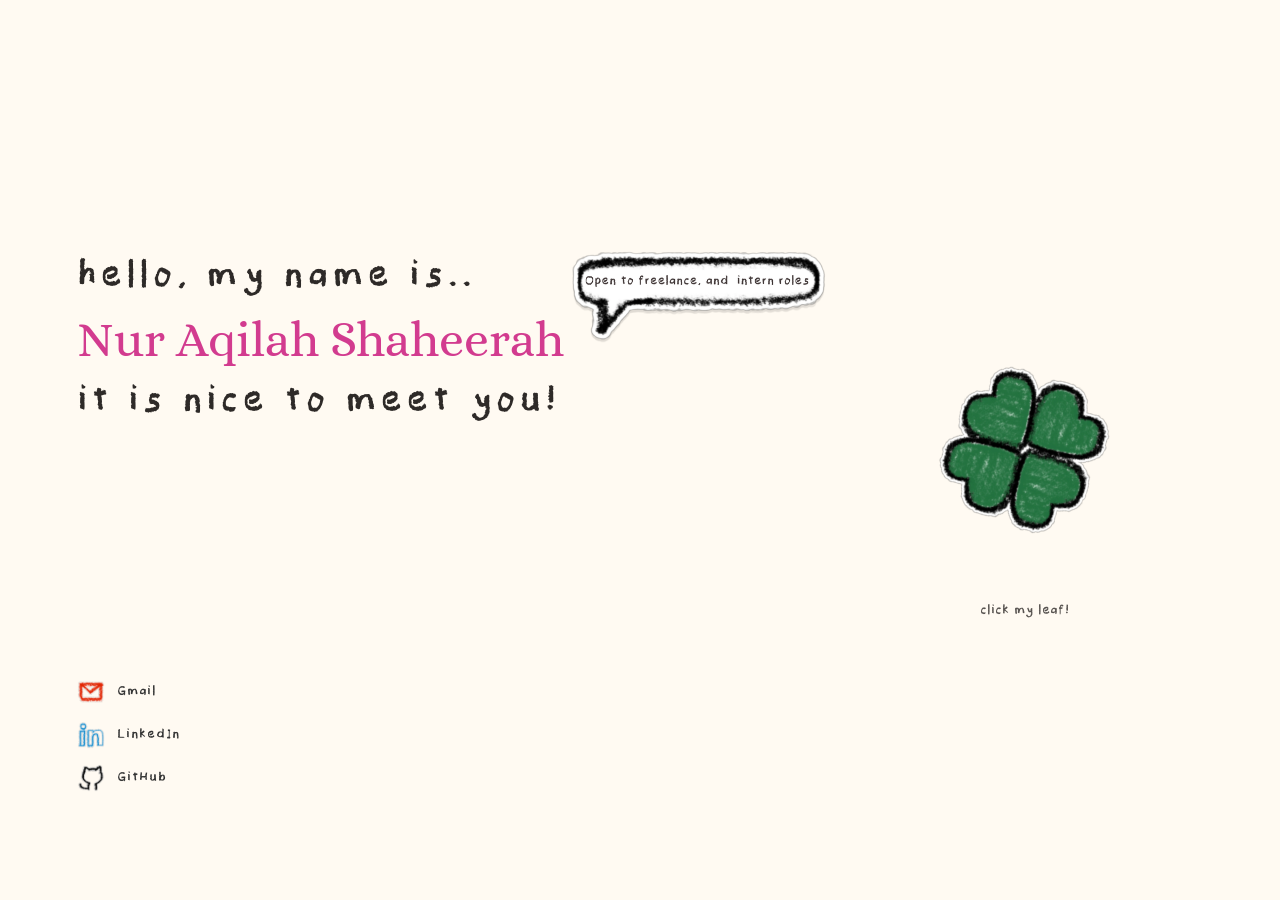
<file: index.html>
<!DOCTYPE html>
<html lang="en">
<head>
<link href="https://fonts.googleapis.com/css2?family=Gaegu:wght@400;700&family=DM+Serif+Display&family=Alice&display=swap" rel="stylesheet">
<link rel="icon" type="image/png" href="images/character.png">
<meta charset="utf-8">
<meta name="viewport" content="width=device-width, initial-scale=1, viewport-fit=cover">
<title>Nur Aqilah Shaheerah — Home</title>
<link href="https://fonts.googleapis.com/css2?family=Gaegu:wght@400;700&family=DM+Serif+Display&display=swap" rel="stylesheet">
<link rel="stylesheet" href="style.css">
<style>
.name-row{position:relative;display:inline-block}
.open-sticker{position:absolute;left:100%;bottom:50%;width:clamp(270px,17vw,300px) ;pointer-events:none}
.open-sticker img{display:block;width:100%;height:auto;filter:drop-shadow(0 3px 0 rgba(0,0,0,.12))}

/* when the drawing loads, the text stays only for screen readers */
.open-sticker:not(.nofile) span{position:absolute;width:1px;height:1px;overflow:hidden;clip:rect(0 0 0 0);white-space:nowrap}

/* fallback bubble, shown only if images/open-bubble.png is missing */
.open-sticker.nofile{width:max-content;max-width:clamp(170px,24vw,340px)}
.open-sticker.nofile span{position:relative;display:block;padding:.35em .9em;font-size:clamp(13px,1.3vw,18px);
  font-weight:700;line-height:1.2;text-align:center;background:var(--bubble);color:var(--ink);
  border:3px solid #1a1a1a;border-radius:18px 22px 20px 24px}
.open-sticker.nofile span::after{content:"";position:absolute;left:14px;bottom:-14px;width:14px;height:14px;
  background:var(--bubble);border-left:3px solid #1a1a1a;border-bottom:3px solid #1a1a1a;
  transform:skewX(-35deg) rotate(-20deg)}

@keyframes openBob{to{transform:translateY(-6px)}}
@media (prefers-reduced-motion:reduce){.open-sticker{animation:none}}
@media (max-width:700px){
  .open-sticker{left:auto;right:-14%;bottom:100%;width:clamp(130px,36vw,190px)}
}
</style>
</head>
<body>
<header id="hero">
  <div class="hero-left">
    <div class="greet">
      <p>hello, my name is..</p>
      <div class="name-row">
        <h1>Nur Aqilah Shaheerah</h1>
        <div class="open-sticker" role="note">
          <img src="images/open-bubble.png" alt=""
              onerror="this.parentNode.classList.add('nofile');this.remove()">
          <span>Open to freelance, and intern roles</span>
        </div>
      </div>
      <p>it is nice to meet you!</p>
    </div>

    <nav class="links" aria-label="Contact">
      <a href="mailto:aqilahshaheerah28@gmail.com">
        <img src="images/gmail.png" alt="Gmail Logo" class="social-icon">
        <span>Gmail</span>
      </a>
      <a href="https://www.linkedin.com/in/nur-aqilah-shaheerah-md-azhar/" target="_blank" rel="noopener">
        <img src="images/linkedin.png" alt="LinkedIn Logo" class="social-icon">
        <span>LinkedIn</span>
      </a>
      <a href="https://github.com/hiyyu" target="_blank" rel="noopener">
        <img src="images/github.png" alt="GitHub Logo" class="social-icon">
        <span>GitHub</span>
      </a>
    </nav>
  </div>

  <div class="hero-right">
    <div id="heroClover" role="button" tabindex="0" aria-label="Click the clover to open the menu">
      <div id="hcSpin"></div>
    </div>
    <div class="hhint">click my leaf!</div>
  </div>

  <div class="hs" id="hs-projects"><div class="float" data-st="projects"></div></div>
  <div class="hs" id="hs-about"><div class="float" data-st="about"></div></div>
  <div class="hs" id="hs-team"><div class="float" data-st="team"></div></div>
  <div class="hs" id="hs-skills"><div class="float" data-st="skills"></div></div>
</header>

<script>
(() => {
  const reduce = window.matchMedia('(prefers-reduced-motion: reduce)').matches;
  const hcSpin = document.getElementById('hcSpin');
  const heroClover = document.getElementById('heroClover');
  const cloverSvg = document.getElementById('cloverSvg');
  function drawnClover() {
    if (!cloverSvg) return;
    const c = cloverSvg.cloneNode(true);
    c.removeAttribute('id');
    c.style.cssText = 'width:100%;height:100%;overflow:visible;display:block';
    c.querySelectorAll('.leaf').forEach(l => {
      l.removeAttribute('data-sec');
      l.setAttribute('class', 'leaf-static');
    });
    hcSpin.appendChild(c);
  }
  const image = new Image();
  image.alt = '';
  image.src = 'images/clover.png';
  image.onload = () => hcSpin.appendChild(image);
  image.onerror = drawnClover;
  let angle = 0, last = performance.now();
  function spin(now) {
    angle += Math.min(now - last, 50) * 0.012;
    last = now;
    if (!reduce) hcSpin.style.transform = 'rotate(' + angle + 'deg)';
    requestAnimationFrame(spin);
  }
  requestAnimationFrame(spin);
  function openMenu() { window.location.href = 'clover.html'; }
  heroClover.addEventListener('click', openMenu);
  heroClover.addEventListener('keydown', e => {
    if (e.key === 'Enter' || e.key === ' ') { e.preventDefault(); openMenu(); }
  });
})();
</script>
</body>
</html>
</file>
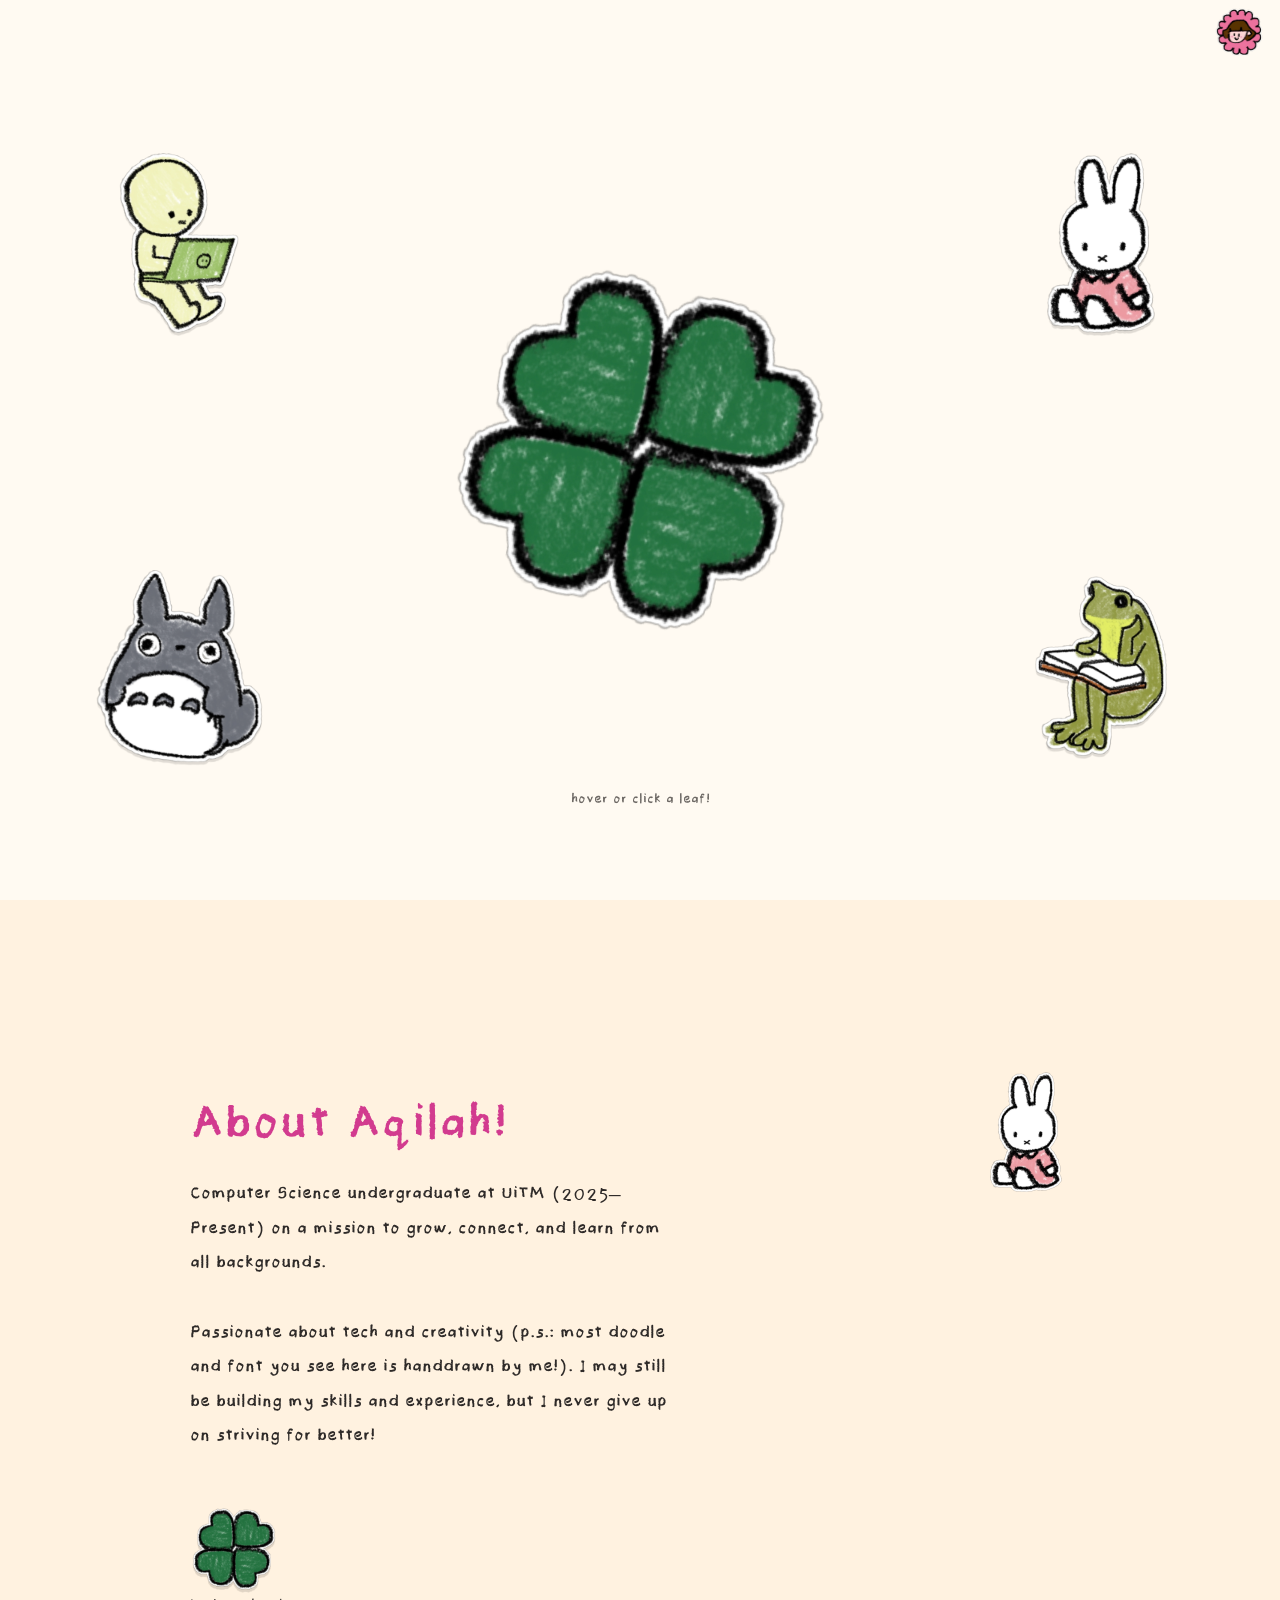
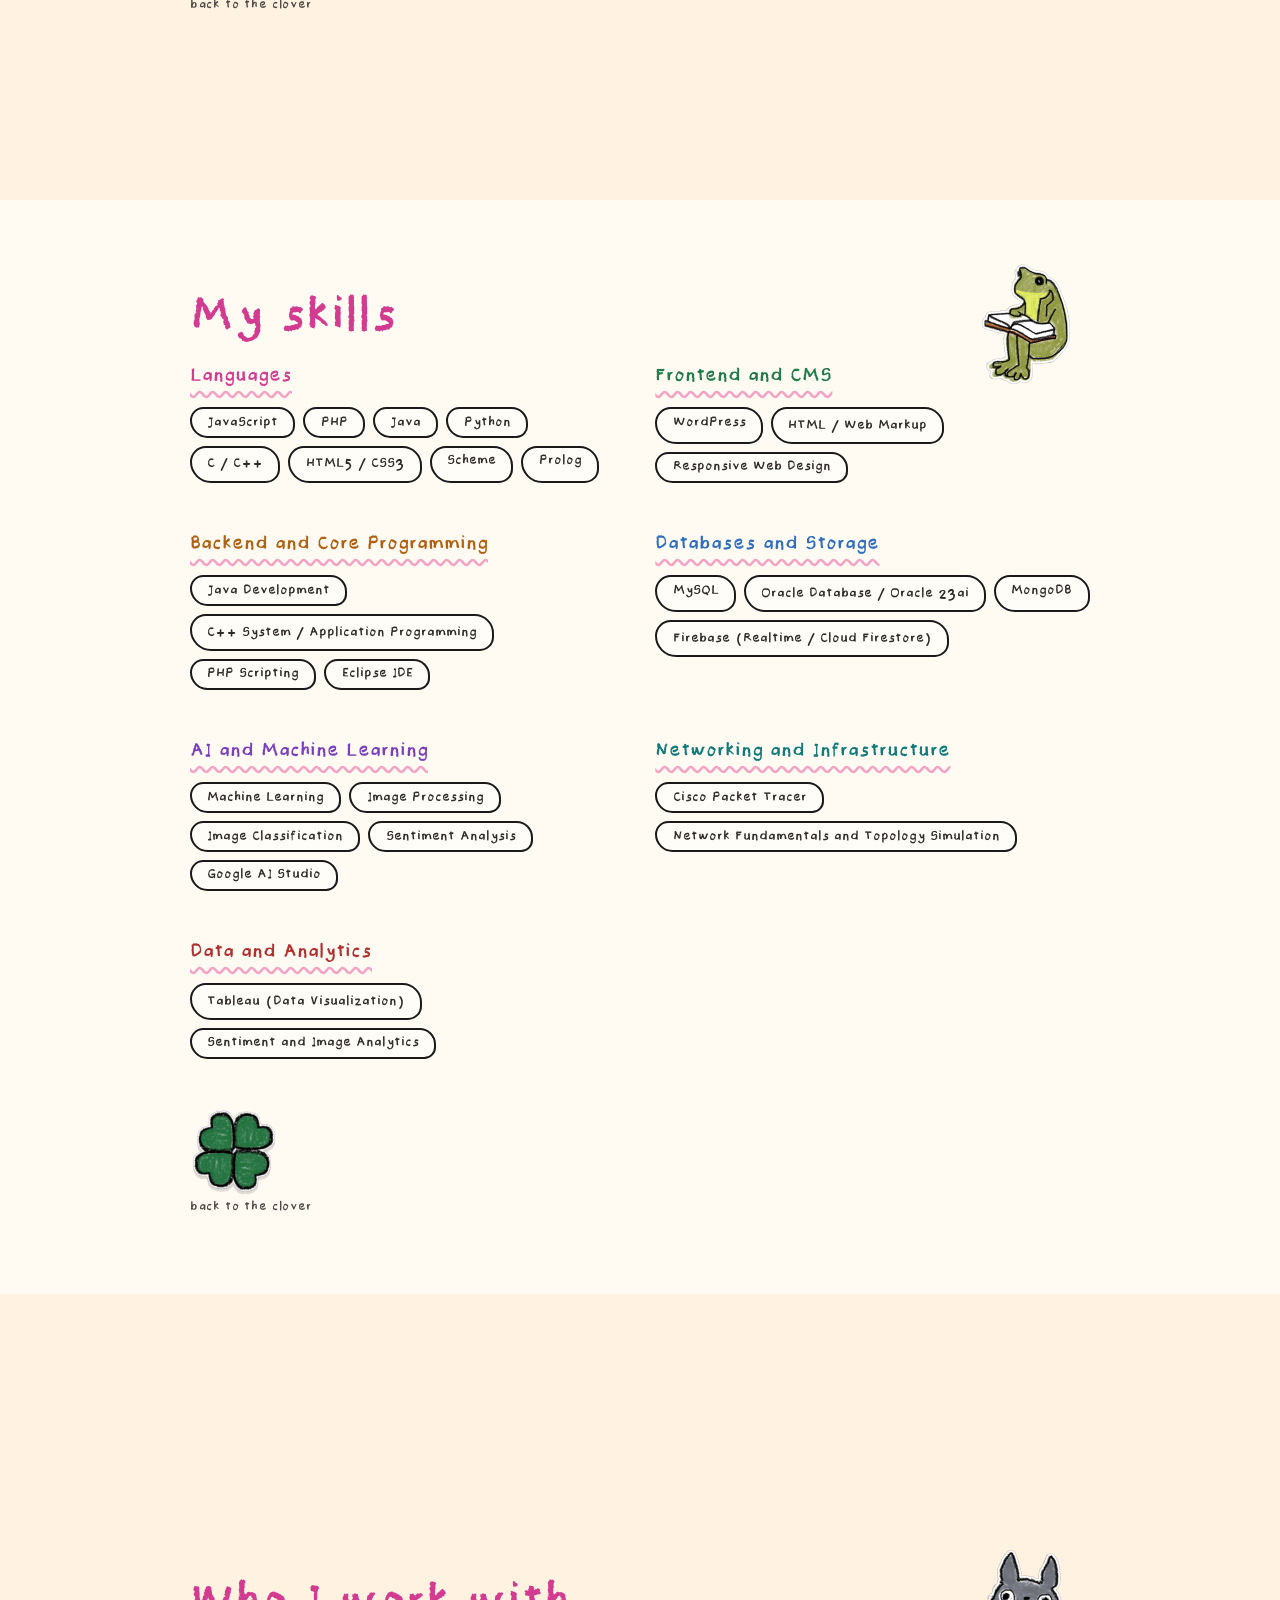
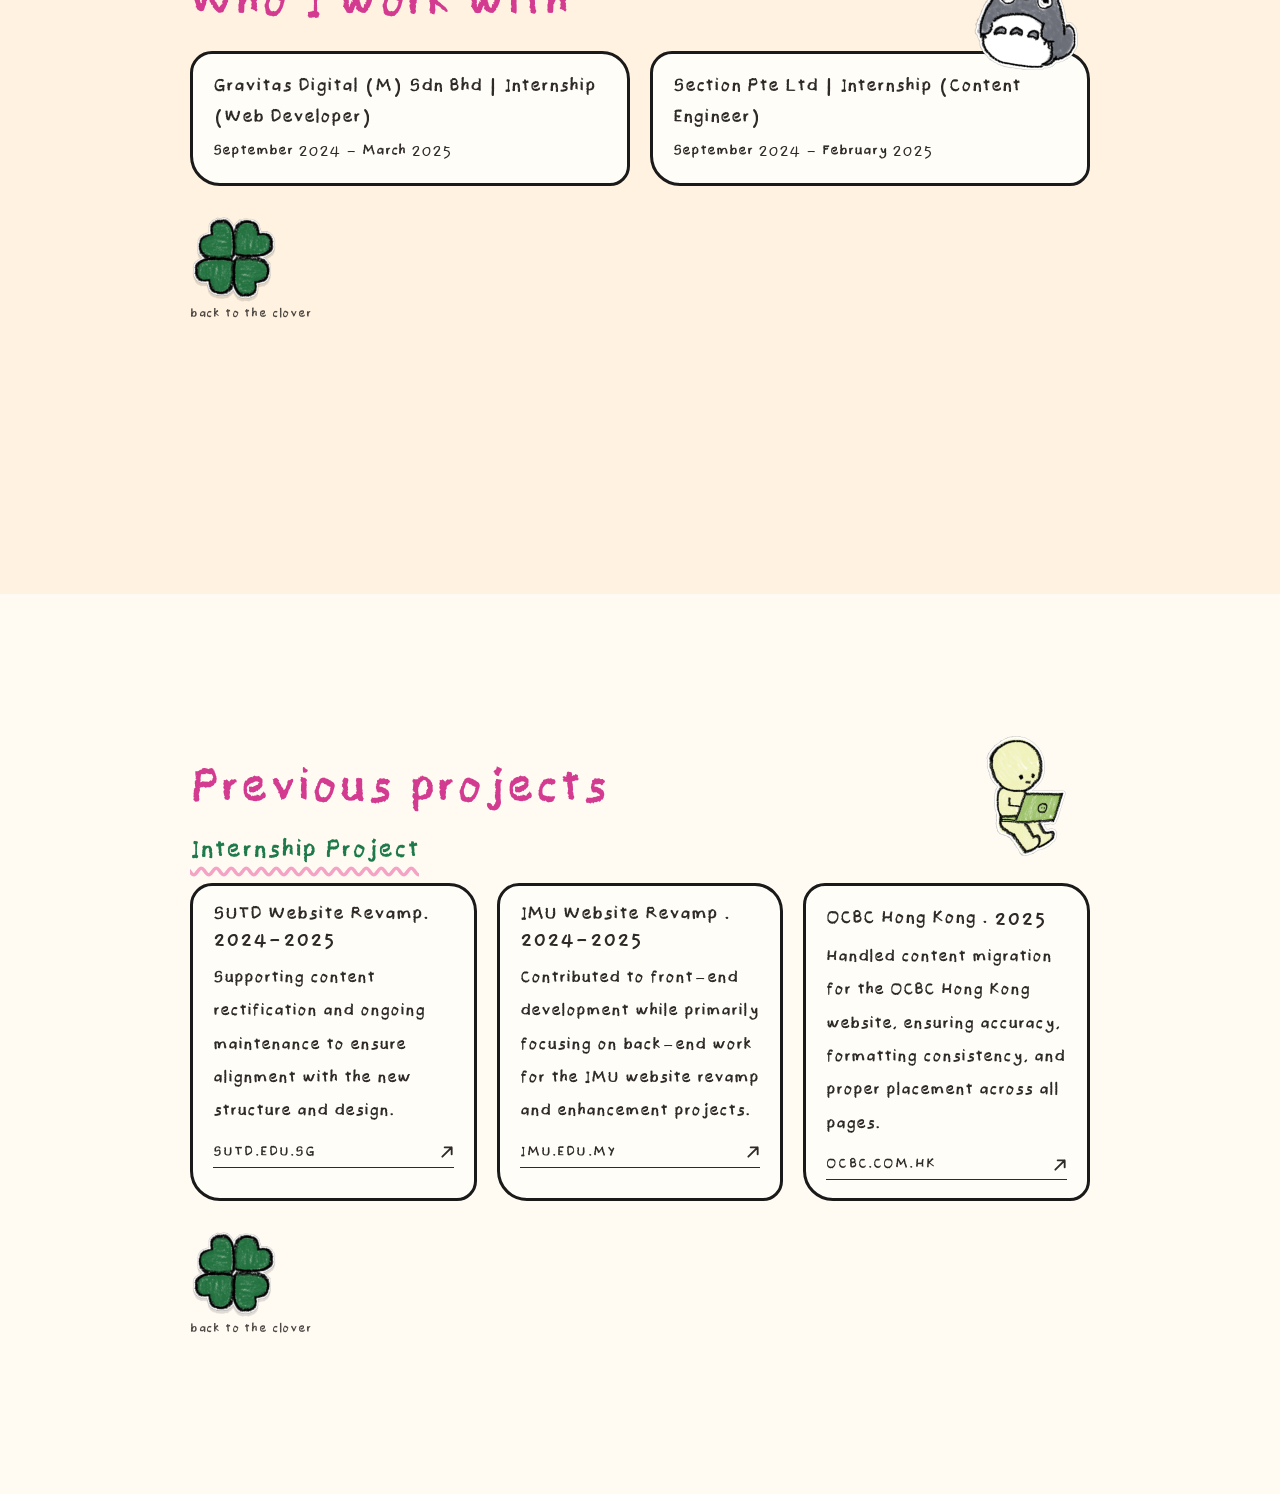
<file: clover.html>
<!DOCTYPE html>
<html lang="en">
<head>
<meta charset="utf-8">
<meta name="viewport" content="width=device-width, initial-scale=1, viewport-fit=cover">
<title>Nur Aqilah Shaheerah — Portfolio</title>
<link href="https://fonts.googleapis.com/css2?family=Gaegu:wght@400;700&family=DM+Serif+Display&display=swap" rel="stylesheet">
<link rel="stylesheet" href="style.css">
<link rel="icon" type="image/png" href="images/character.png">
</head>
<body>

<!-- top bar: logo + name on the left, sidebar icon on the right -->
<header id="topbar">
  <button id="sideBtn" aria-label="Open menu" aria-expanded="false" aria-controls="side">
    <img src="images/sideBtn.png" alt="" onerror="this.replaceWith(document.createTextNode('🍀'))">
  </button>
</header>

<div id="scrim"></div>
<aside id="side" aria-label="Page sections" aria-hidden="true">
  <button id="sideClose" aria-label="Close menu">X</button>
  <nav>
    <a href="index.html">Home</a>
    <a href="#about"    data-t="about"    style="--c:#f7b8d0">About me</a>
    <a href="#skills"   data-t="skills"   style="--c:#b8e0f7">My skills</a>
    <a href="#team"     data-t="team"     style="--c:#c9f7b8">Who I work with</a>
    <a href="#projects" data-t="projects" style="--c:#f7e6b8">Previous projects</a>
  </nav>
</aside>




<!-- the clover lives in its own section -->
<section id="menu" aria-label="Menu">
  <div class="sticker" id="st-projects" data-sec="projects" tabindex="0" role="link" aria-label="Previous projects">
  <div class="float"></div>
  <div class="bubble">Let's see my previous project!</div>
</div>
<div class="sticker" id="st-about" data-sec="about" tabindex="0" role="link" aria-label="About me">
  <div class="float"></div>
  <div class="bubble">Do you want to know about me?</div>
</div>
<div class="sticker" id="st-team" data-sec="team" tabindex="0" role="link" aria-label="Who I work with">
  <div class="float"></div>
  <div class="bubble">Who I work with?</div>
</div>
<div class="sticker" id="st-skills" data-sec="skills" tabindex="0" role="link" aria-label="My skills">
  <div class="float"></div>
  <div class="bubble">My skills!</div>
</div>

  <div id="clover">
    <div id="cl">
    <svg id="cloverSvg" viewBox="0 0 200 200">
      <g class="leaf" data-sec="projects"><path transform="translate(62 62) rotate(-45) scale(.85) translate(-50 -50)" d="M50 92C8 62 -2 30 24 14C40 5 50 19 50 30C50 19 60 5 76 14C102 30 92 62 50 92Z"/></g>
      <g class="leaf" data-sec="about"><path transform="translate(138 62) rotate(45) scale(.85) translate(-50 -50)" d="M50 92C8 62 -2 30 24 14C40 5 50 19 50 30C50 19 60 5 76 14C102 30 92 62 50 92Z"/></g>
      <g class="leaf" data-sec="team"><path transform="translate(62 138) rotate(-135) scale(.85) translate(-50 -50)" d="M50 92C8 62 -2 30 24 14C40 5 50 19 50 30C50 19 60 5 76 14C102 30 92 62 50 92Z"/></g>
      <g class="leaf" data-sec="skills"><path transform="translate(138 138) rotate(135) scale(.85) translate(-50 -50)" d="M50 92C8 62 -2 30 24 14C40 5 50 19 50 30C50 19 60 5 76 14C102 30 92 62 50 92Z"/></g>
    </svg>
    <div id="cimg"></div>
    <div class="zone" data-sec="projects" tabindex="0" role="link" aria-label="Previous projects"></div>
    <div class="zone" data-sec="about" tabindex="0" role="link" aria-label="About me"></div>
    <div class="zone" data-sec="team" tabindex="0" role="link" aria-label="Who I work with"></div>
    <div class="zone" data-sec="skills" tabindex="0" role="link" aria-label="My skills"></div>
    </div>
  </div>
  <div class="hint">hover or click a leaf!</div>

</section>

<section class="sec" id="about"><div class="in">
  <div class="tag" data-st="about"></div>
  <h2>About Aqilah!</h2>
  <p>Computer Science undergraduate at UiTM (2025–Present) on a mission to grow, connect, and learn from all backgrounds. 
<br><br>
Passionate about tech and creativity (p.s.: most doodle and font you see here is handdrawn by me!). I may still be building my skills and experience, but I never give up on striving for better!</p>
  <a class="top" href="#menu" aria-label="Back to the clover">
  <img src="images/clover.png" alt="">
  <span>back to the clover</span>
</a>
</div></section>

<section class="sec" id="skills"><div class="in">
  <div class="tag" data-st="skills"></div>
  <h2>My skills</h2>

  <div class="skill-groups">

    <div class="skill-group">
      <h3 class="sub">Languages</h3>
      <ul class="chips">
        <li>JavaScript</li><li>PHP</li><li>Java</li><li>Python</li>
        <li>C / C++</li><li>HTML5 / CSS3</li><li>Scheme</li><li>Prolog</li>
      </ul>
    </div>

    <div class="skill-group">
      <h3 class="sub">Frontend and CMS</h3>
      <ul class="chips">
        <li>WordPress</li><li>HTML / Web Markup</li><li>Responsive Web Design</li>
      </ul>
    </div>

    <div class="skill-group">
      <h3 class="sub">Backend and Core Programming</h3>
      <ul class="chips">
        <li>Java Development</li><li>C++ System / Application Programming</li>
        <li>PHP Scripting</li><li>Eclipse IDE</li>
      </ul>
    </div>

    <div class="skill-group">
      <h3 class="sub">Databases and Storage</h3>
      <ul class="chips">
        <li>MySQL</li><li>Oracle Database / Oracle 23ai</li>
        <li>MongoDB</li><li>Firebase (Realtime / Cloud Firestore)</li>
      </ul>
    </div>

    <div class="skill-group">
      <h3 class="sub">AI and Machine Learning</h3>
      <ul class="chips">
        <li>Machine Learning</li><li>Image Processing</li>
        <li>Image Classification</li><li>Sentiment Analysis</li><li>Google AI Studio</li>
      </ul>
    </div>

    <div class="skill-group">
      <h3 class="sub">Networking and Infrastructure</h3>
      <ul class="chips">
        <li>Cisco Packet Tracer</li>
        <li>Network Fundamentals and Topology Simulation</li>
      </ul>
    </div>

    <div class="skill-group">
      <h3 class="sub">Data and Analytics</h3>
      <ul class="chips">
        <li>Tableau (Data Visualization)</li>
        <li>Sentiment and Image Analytics</li>
      </ul>
    </div>

  </div>

  <a class="top" href="#menu" aria-label="Back to the clover">
    <img src="images/clover.png" alt="">
    <span>back to the clover</span>
  </a>
</div></section>

<section class="sec" id="team"><div class="in">
  <div class="tag" data-st="team"></div>
  <h2>Who I work with</h2>
  <div class="grid">
    <div class="card"><b>Gravitas Digital (M) Sdn Bhd | Internship (Web Developer)</b>September 2024 - March 2025</div>
    <div class="card"><b>Section Pte Ltd | Internship (Content Engineer)</b>September 2024 - February 2025</div>
  </div>
  <a class="top" href="#menu" aria-label="Back to the clover">
  <img src="images/clover.png" alt="">
  <span>back to the clover</span>
</a>
</div></section>

<section class="sec" id="projects"><div class="in">
  <div class="tag" data-st="projects"></div>
  <h2>Previous projects</h2>
  <h3 class="sub">Internship Project</h3>
  <div class="grid">
    <a class="card" href="https://www.sutd.edu.sg/" target="_blank" rel="noopener">
  <b>SUTD Website Revamp. 2024-2025</b>
  <p>Supporting content rectification and ongoing maintenance to ensure alignment with the new structure and design.</p>
  <span class="card-link">sutd.edu.sg<svg viewBox="0 0 12 12" aria-hidden="true"><path d="M2 10 L10 2 M4 2 H10 V8" fill="none" stroke="currentColor" stroke-width="1.6" stroke-linecap="round" stroke-linejoin="round"/></svg></span>
</a>

  <a class="card" href="https://imu.edu.my" target="_blank" rel="noopener">
  <b>IMU Website Revamp . 2024-2025</b>
  <p>Contributed to front-end development while primarily focusing on back-end work for the IMU website revamp and enhancement projects.</p>
  <span class="card-link">imu.edu.my<svg viewBox="0 0 12 12" aria-hidden="true"><path d="M2 10 L10 2 M4 2 H10 V8" fill="none" stroke="currentColor" stroke-width="1.6" stroke-linecap="round" stroke-linejoin="round"/></svg></span>
</a>

  <a class="card" href="https://www.ocbc.com.hk/" target="_blank" rel="noopener">
  <b>OCBC Hong Kong . 2025</b>
  <p>Handled content migration for the OCBC Hong Kong website, ensuring accuracy, formatting consistency, and proper placement across all pages.</p>
  <span class="card-link">ocbc.com.hk<svg viewBox="0 0 12 12" aria-hidden="true"><path d="M2 10 L10 2 M4 2 H10 V8" fill="none" stroke="currentColor" stroke-width="1.6" stroke-linecap="round" stroke-linejoin="round"/></svg></span>
</a>
  </div>
<!--
  <h3 class="sub">Project Assignment</h3>
  <div class="grid">
    <div class="card">
      <b>Assignment title</b>
      <p>What the assignment was and what you built.</p>
    </div>
  </div>*-->
  <a class="top" href="#menu" aria-label="Back to the clover">
  <img src="images/clover.png" alt="">
  <span>back to the clover</span>
</a>
</div></section>

<button id="up" aria-label="Back to top">
  <img src="images/backToTop.png" alt="" onerror="this.replaceWith(document.createTextNode('↑'))">
</button>
<script src="script.js"></script>
</body>
</file>
<file: style.css>
/* ===== YOUR FONTS: run embed_fonts.py and it fills these two slots for you ===== */
/*HAND_FONT_START*/
@font-face{font-family:'MyHand';src:url([data-uri]) format('truetype');font-weight:100 900;font-display:swap;}
/*HAND_FONT_END*/
/*SERIF_FONT_START*/
@font-face{font-family:'MySerif';src:url([data-uri]) format('opentype');font-weight:100 900;font-display:swap;}
/*SERIF_FONT_END*/
/* ================================================================================ */
:root{
  box-sizing:border-box;padding-top:env(safe-area-inset-top,0px);padding-bottom:env(safe-area-inset-bottom,0px);
  --bg:#fffaf2;--alt:#fff2e0;--ink:#2e2a28;--name:#d23b8f;--leaf:#1f7a4a;--pink:#f4a3c4;--bubble:#fffdf8;
  --hand:'MyHand','Gaegu','Comic Sans MS',cursive;   /* body, greeting, dialogs */
  --serif:'MySerif','DM Serif Display',Georgia,serif; /* name + headings */
}
@media (prefers-color-scheme:dark){:root:not([data-theme="light"]){--bg:#1f1c1a;--alt:#272320;--ink:#f1e9df;--bubble:#2b2724;--name:#ff6fb5}}
:root[data-theme="dark"]{--bg:#1f1c1a;--alt:#272320;--ink:#f1e9df;--bubble:#2b2724;--name:#ff6fb5}
html{scroll-padding-top:env(safe-area-inset-top,0px);scroll-behavior:smooth}
*,*::before,*::after{box-sizing:inherit}
body{margin:0;background:var(--bg);color:var(--ink);font-family:var(--hand);font-size:20px}
a{color:inherit}

/* ---------- hero ---------- */
#hero,#menu{position:relative;height:100svh;min-height:560px;overflow:hidden}
#hero{display:flex;flex-direction:column;align-items:center;justify-content:center;padding:0 5%}
.greet{text-align:center;width:100%;margin-top:-4vh}
.greet p{margin:0;font-size:50px;font-weight:700;letter-spacing:.06em}
.greet h1{font-family:'Alice',Georgia,serif;font-weight:400;color:var(--name);font-size:50px;margin:3% 0;line-height:1.05}
.links{display:flex;flex-wrap:wrap;justify-content:center;gap:clamp(14px,3vw,40px);margin-top:clamp(28px,6vh,60px)}
.links a{display:flex;align-items:center;gap:10px;text-decoration:none;font-weight:700;font-size:clamp(16px,1.6vw,22px);letter-spacing:.05em}
.links a:hover span{text-decoration:underline wavy var(--name)}
.scroll{position:absolute;left:50%;bottom:4%;transform:translateX(-50%);text-decoration:none;font-weight:700;font-size:clamp(16px,1.6vw,22px);letter-spacing:.05em;display:grid;justify-items:center;gap:2px;opacity:.8}
.scroll span{font-size:1.6em;animation:nudge 1.4s ease-in-out infinite}
@keyframes nudge{50%{transform:translateY(8px)}}
.links i{width:40px;height:32px;border:3px solid var(--ink);border-radius:8px;display:grid;place-items:center;font-style:normal;font-size:16px;background:var(--bubble)}

.sticker{position:absolute;left:var(--x);top:var(--y);width:var(--s);aspect-ratio:1;transform:translate(-50%,-50%);cursor:pointer;z-index:2}
.float{width:100%;height:100%;display:grid;place-items:center;font-size:calc(var(--s)*.7);line-height:1;
  filter:drop-shadow(0 3px 0 rgba(0,0,0,.12));animation:bob var(--d,5s) ease-in-out infinite alternate;transition:scale .3s}
.sticker:hover .float{scale:1.1}
.float img{width:100%;height:100%;object-fit:contain}
@keyframes bob{0%{transform:translate(0,0) rotate(-3deg)}50%{transform:translate(6px,-9px) rotate(2deg)}100%{transform:translate(-5px,5px) rotate(-1deg)}}
#st-projects{--x:14%;--y:46%;--s:clamp(100px,15vw,210px);--d:4.6s}
#st-about{--x:86%;--y:46%;--s:clamp(100px,15vw,210px);--d:5.4s}
#st-team{--x:14%;--y:80%;--s:clamp(110px,16vw,230px);--d:6s}
#st-skills{--x:86%;--y:80%;--s:clamp(100px,15vw,210px);--d:5s}

#clover{position:absolute;left:50%;top:54%;width:min(30vw,42svh,380px);min-width:190px;aspect-ratio:1;transform:translate(-50%,-50%)}
#cl{position:absolute;inset:0}
#cl svg{position:absolute;inset:0;width:100%;height:100%;overflow:visible;display:block;pointer-events:none}
#cimg{position:absolute;inset:0;display:none;pointer-events:none}
#cimg img{position:absolute;inset:0;width:100%;height:100%;object-fit:contain;opacity:0;transition:opacity .15s}
#cimg img.act{opacity:1}
#clover.imgmode #cimg{display:block}
#clover.imgmode #cloverSvg{display:none}
.zone{position:absolute;width:50%;height:50%;cursor:pointer;border-radius:30%}
.zone[data-sec=projects]{left:0;top:0}.zone[data-sec=about]{right:0;top:0}
.zone[data-sec=team]{left:0;bottom:0}.zone[data-sec=skills]{right:0;bottom:0}
.leaf path{fill:var(--leaf);stroke:#1a1a1a;stroke-width:5;stroke-linejoin:round;transition:fill .3s}
.leaf.on path{fill:var(--pink)}

.bubble {
  position: absolute;
  width: 220px;
  height: 150px;
  padding: 20px 26px 30px;
  font-size: clamp(14px, 1.2vw, 18px);
  background: var(--bubble-img) center/100% 100% no-repeat;
  display: none;
  pointer-events: none;
  box-sizing: border-box;
  font-weight: 700;
  line-height: 1.25;
  color: var(--ink);
  text-align: center;
  display: none;                     /* still hidden until .show */
  align-items: center;
  justify-content: center;
}
#st-projects .bubble { --bubble-img: url('images/projects-bubble.png'); }
#st-about    .bubble { --bubble-img: url('images/about-bubble.png'); }
#st-team     .bubble { --bubble-img: url('images/team-bubble.png'); }
#st-skills   .bubble { --bubble-img: url('images/skills-bubble.png'); }
.bubble.show {
  display: flex;                     /* flex centers the text */
  animation: pop .3s cubic-bezier(.3,1.6,.5,1);
}

@keyframes pop{from{transform:scale(.3);opacity:0}to{transform:scale(1);opacity:1}}
#st-projects .bubble{left:72%;bottom:88%}
#st-about .bubble{right:72%;bottom:88%}
#st-team .bubble{left:90%;top:20%}
#st-skills .bubble{right:90%;top:20%}
.hint{position:absolute;left:50%;top:88%;transform:translateX(-50%);font-size:clamp(15px,1.4vw,20px);opacity:.7;pointer-events:none;white-space:nowrap}

/* ---------- zoom transition ---------- */
.veil{position:fixed;inset:0;z-index:50;pointer-events:all;overflow:hidden}
.grow{position:fixed;transform:translate(-50%,-50%);display:grid;place-items:center;font-size:90px;line-height:1;transform-origin:center;will-change:transform}
.grow svg{width:100%;height:100%;overflow:visible}
.grow path{fill:var(--pink);stroke:#1a1a1a;stroke-width:5;stroke-linejoin:round}

/* ---------- sections ---------- */
.sec{min-height:100svh;padding:clamp(60px,10vh,110px) 6% 80px;display:flex;align-items:center}
.sec:nth-of-type(even){background:var(--alt)}
.in{max-width:900px;margin:0 auto;width:100%;position:relative}
.tag{position:absolute;right:0;top:-30px;width:clamp(70px,10vw,130px);aspect-ratio:1;font-size:70px;display:grid;place-items:center}
.tag img{width:100%;height:100%;object-fit:contain}
.sec h2{font-family:var(--serif);font-weight:400;color:var(--name);font-size:clamp(36px,5vw,64px);margin:0 0 .3em}
.sec p{line-height:1.5;max-width:60ch;font-size:clamp(19px,1.8vw,24px)}
.chips{display:flex;flex-wrap:wrap;gap:12px;padding:0;list-style:none}
.chips li,.card{border:3px solid #1a1a1a;border-radius:22px 28px 20px 30px;background:var(--bubble);padding:.35em 1.1em;font-weight:700}
.grid{display:grid;grid-template-columns:repeat(auto-fit,minmax(220px,1fr));gap:20px}
.card {
  display: block;
  padding: 18px 20px;
  font-weight: 400;
  text-decoration: none;
  color: inherit;
  transition: transform .25s ease, box-shadow .25s ease;
}
.card:hover,
.card:focus-visible {
  transform: translateY(-3px);
  box-shadow: 0 8px 0 rgba(0,0,0,.08);
}
.card b {
  display: block;
  font-size: 1.25em;
  margin-bottom: 6px;
}
.card p {
  margin: 0 0 14px;
  line-height: 1.45;
}

.card-link {
  display: inline-flex;
  align-items: center;
  gap: 8px;
  font-weight: 700;
  font-size: .95em;
  letter-spacing: .06em;
  text-transform: uppercase;
  padding-bottom: 6px;
  border-bottom: 1.5px solid currentColor;
  width: 100%;
  justify-content: space-between;
}

.card-link svg {
  width: 14px;
  height: 14px;
  flex: none;
  transition: transform .25s ease;
}

.card:hover .card-link svg,
.card:focus-visible .card-link svg {
  transform: translate(2px, -2px);
}
.top {
  display: inline-flex;
  flex-direction: column;
  gap: 6px;
  margin-top: 28px;
  text-decoration: none;
  font-weight: 700;
  border: 0;                 /* remove the old pill border */
  background: none;          /* remove the old pill background */
  padding: 0;
  color: var(--ink);
}

.top img {
  width: clamp(56px, 7vw, 88px);
  height: auto;
  aspect-ratio: 1;
  object-fit: contain;
  transition: transform .3s ease;
  filter: drop-shadow(0 3px 0 rgba(0,0,0,.12));
}

.top span {
  font-size: clamp(14px, 1.3vw, 18px);
  letter-spacing: .04em;
  opacity: .85;
}

.top:hover img,
.top:focus-visible img {
  transform: rotate(-8deg) scale(1.08);
}

.top:hover span,
.top:focus-visible span {
  text-decoration: underline wavy var(--name);
}
#up{overflow:hidden;position:fixed;right:16px;bottom:calc(16px + env(safe-area-inset-bottom,0px));width:50px;height:50px;
  border:none;background:transparent;padding:0;
  cursor:pointer;opacity:0;pointer-events:none;transition:opacity .3s;z-index:20}
#up.vis{opacity:1;pointer-events:auto}
a:focus-visible,button:focus-visible,.leaf:focus-visible,.sticker:focus-visible{outline:3px solid var(--name);outline-offset:3px}
#up img{
  width:100%;height:100%;
  object-fit:contain;
  display:block;
}
#up:hover{scale:1.06}


@media (max-width:700px){
  #st-projects{--x:17%;--y:44%}#st-about{--x:83%;--y:44%}#st-team{--x:17%;--y:78%}#st-skills{--x:83%;--y:78%}
  #clover{top:55%}.hint{top:89%}
  .bubble{white-space:normal;width:150px;text-align:center}
  #st-projects .bubble{left:30%;bottom:92%}#st-about .bubble{right:30%;bottom:92%}
  #st-team .bubble{left:30%;top:auto;bottom:92%}#st-skills .bubble{right:30%;top:auto;bottom:92%}
  .links{gap:12px}.scroll{position:absolute;left:50%;bottom:4%;transform:translateX(-50%);text-decoration:none;font-weight:700;font-size:clamp(16px,1.6vw,22px);letter-spacing:.05em;display:grid;justify-items:center;gap:2px;opacity:.8}
.scroll span{font-size:1.6em;animation:nudge 1.4s ease-in-out infinite}
@keyframes nudge{50%{transform:translateY(8px)}}
.links i{width:32px;height:28px}
}
@media (prefers-reduced-motion:reduce){.float{animation:none}html{scroll-behavior:auto}}
/* ===== first screen: text left, clover right ===== */
#hero{display:block;padding:0}
.greet{position:absolute;left:6%;top:40%;transform:translateY(-62%);text-align:left;max-width:52%;width:auto;margin:0}
.links{position:absolute;left:6%;bottom:12%;flex-direction:column;flex-wrap:nowrap;align-items:flex-start;justify-content:flex-start;gap:14px;margin:0}
.hs{position:absolute;left:var(--x);top:var(--y);width:var(--s);aspect-ratio:1;transform:translate(-50%,-50%);pointer-events:none}
#hs-projects{--x:66%;--y:24%;--s:clamp(80px,11vw,160px);--d:4.6s}
#hs-about{--x:92%;--y:16%;--s:clamp(80px,11vw,160px);--d:5.4s}
#hs-team{--x:61%;--y:80%;--s:clamp(90px,12vw,170px);--d:6s}
#hs-skills{--x:88%;--y:82%;--s:clamp(80px,11vw,160px);--d:5s}
#heroClover{position:absolute;left:80%;top:50%;width:clamp(190px,27vw,380px);aspect-ratio:1;translate:-50% -50%;cursor:pointer;transition:scale .3s}
#heroClover:hover{scale:1.06}
#hcSpin{width:100%;height:100%}
#hcSpin img{width:100%;height:100%;object-fit:contain;display:block}
.leaf-static path{fill:var(--leaf);stroke:#1a1a1a;stroke-width:5;stroke-linejoin:round}
.hhint{position:absolute;left:80%;top:77%;transform:translateX(-50%);font-size:clamp(15px,1.4vw,20px);opacity:.8;pointer-events:none;white-space:nowrap}
@media (max-width:700px){
  .greet{top:9%;transform:none;max-width:92%}
  .links{bottom:5%;gap:10px}
  #heroClover{left:64%;top:57%;width:clamp(150px,46vw,250px)}.hhint{left:64%;top:74%}
  #hs-projects{--x:20%;--y:48%;--s:clamp(70px,20vw,110px)}#hs-about{--x:90%;--y:38%;--s:clamp(70px,20vw,110px)}
  #hs-team{--x:36%;--y:76%;--s:clamp(70px,20vw,110px)}#hs-skills{--x:88%;--y:84%;--s:clamp(70px,20vw,110px)}
}

/* ===== fixes: smaller first-screen clover, icons spread out in the menu ===== */

/* 1. first screen: smaller clover, "click my leaf!" moved clear of it */
#heroClover{width:min(2vw,40svh,300px);min-width:170px}
.hhint{top:81%}

/* 2. menu section: spread icons top and bottom instead of bunching low */
#st-projects,#st-about{--y:27%}
#st-team,#st-skills{--y:74%}
#clover{top:50%}
.hint{top:88%}

/* phones: re-apply their own values (this block must stay last) */
@media (max-width:700px){
  #heroClover{width:clamp(150px,46vw,250px);min-width:0}
  .hhint{top:75%}
  #st-projects,#st-about{--y:30%}
  #st-team,#st-skills{--y:76%}
  #clover{top:53%}
  .hint{top:90%}
}


/* ===== fixes (forced) ===== */
#heroClover{width:min(2vw,40svh,300px) !important;min-width:170px !important}
.hhint{top:67% !important}
#st-projects,#st-about{--y:27% !important}
#st-team,#st-skills{--y:74% !important}
#clover{top:50% !important}
.hint{top:88% !important}

@media (max-width:700px){
  #heroClover{width:clamp(150px,46vw,250px) !important;min-width:0 !important}
  .hhint{top:75% !important}
  #st-projects,#st-about{--y:30% !important}
  #st-team,#st-skills{--y:76% !important}
  #clover{top:53% !important}
  .hint{top:90% !important}
}

/* ===== speech bubbles: drawings with text already inside ===== */
.bubble{
  position:absolute;
  width:var(--w);
  height:auto;
  aspect-ratio:var(--ratio,3/2);          /* the JS snippet sets the real ratio */
  padding:0 !important;
  font-size:0 !important;                 /* hides the HTML text, your drawing has its own */
  color:transparent !important;
  background:var(--bubble-img) center/contain no-repeat;
  z-index:6;
}
.bubble.show{display:block}

/* ---- ADJUST HERE (desktop) ----
   --w    = bubble size
   --side = distance from the icon's side (bigger = further away, negative = over the icon)
   --top  = vertical position (negative = higher, bigger = lower)      */
#st-projects .bubble{--w:clamp(230px,19vw,340px);--side:92%;--top:-14%;
  left:var(--side) !important;right:auto !important;top:var(--top) !important;bottom:auto !important}
#st-about .bubble{--w:clamp(230px,19vw,340px);--side:92%;--top:-14%;
  right:var(--side) !important;left:auto !important;top:var(--top) !important;bottom:auto !important}
#st-team .bubble{--w:clamp(230px,19vw,340px);--side:92%;--top:10%;
  left:var(--side) !important;right:auto !important;top:var(--top) !important;bottom:auto !important}
#st-skills .bubble{--w:clamp(230px,19vw,340px);--side:92%;--top:10%;
  right:var(--side) !important;left:auto !important;top:var(--top) !important;bottom:auto !important}

/* ---- ADJUST HERE (phones) ---- */
@media (max-width:700px){
  #st-projects .bubble,#st-about .bubble,#st-team .bubble,#st-skills .bubble{--w:clamp(170px,56vw,230px);--top:-30%}
  #st-projects .bubble,#st-team .bubble{--side:50%}
  #st-about .bubble,#st-skills .bubble{--side:50%}
}

/* The container for all your links */
nav.links {
    display: flex;
    flex-direction: column; /* Stacks them vertically */
    gap: 15px;              /* Space between each link */
    margin-top: 20px;
}

/* Each individual link */
nav.links a {
    display: flex;          /* Makes icon and text sit side-by-side */
    align-items: center;    /* Vertically centers them */
    gap: 12px;              /* Space between the icon and the text */
    text-decoration: none;  /* Removes the underline */
    color: #333;            /* Text color */
    font-size: 1.1rem;      /* Text size */
    transition: transform 0.2s ease, color 0.2s ease;
}

/* Hover effect */
nav.links a:hover {
    transform: translateX(5px); /* Slides slightly to the right */
    color: #000;                /* Darker text on hover */
}



/* THE FIX: Force the images to be small */
.social-icon {
    width: 28px;             /* Force width to 28px */
    height: 28px;            /* Force height to 28px */
    object-fit: contain;     /* Keeps the aspect ratio correct */
    display: block;          /* Removes extra bottom spacing from images */
}


/* Link from the separate hero page back to the portfolio menu */
.hero-back {
  position: absolute;
  left: 50%;
  bottom: 2rem;
  transform: translateX(-50%);
  z-index: 5;
  color: inherit;
  text-decoration: none;
  font-family: 'MyHand', 'Gaegu', cursive;
  font-size: 1.2rem;
}
.hero-back:hover { text-decoration: underline; }


/* ===== top bar + sidebar ===== */
#topbar{position:fixed;top:0;left:0;right:0;height:64px;z-index:30;display:flex;align-items:center;justify-content:flex-end;
  padding:0 max(1%,16px);padding-top:env(safe-area-inset-top,0px);box-sizing:content-box;
  background:color-mix(in srgb,var(--bg) 88%,transparent);backdrop-filter:blur(6px);-webkit-backdrop-filter:blur(6px);
  border-bottom:3px solid #1a1a1a}
#sideBtn{
  width:auto;height:auto;
  border:none;
  background:transparent;
  padding:0;
  display:grid;
  place-items:center;
  cursor:pointer;
}
#sideBtn img{
  width:50px;height:50px;
  object-fit:contain;
  display:block;
}
#sideBtn:hover{scale:1.06}

#scrim{position:fixed;inset:0;background:rgba(0,0,0,.4);opacity:0;pointer-events:none;transition:opacity .3s;z-index:40}
#side{position:fixed;top:0;right:0;bottom:0;width:min(320px,82vw);z-index:50;background:var(--bubble);border-left:3px solid #1a1a1a;
  padding:calc(18px + env(safe-area-inset-top,0px)) 22px 22px;transform:translateX(105%);transition:transform .35s cubic-bezier(.3,.8,.3,1);
  display:flex;flex-direction:column;gap:20px;overflow-y:auto}
#side #sideClose{
  align-self:flex-end;
  width:42px;height:42px;
  border:none;
  background:transparent;
  padding:0;
  cursor:pointer;
  font:700 32px var(--hand);   /* the hand-drawn font, sized up for the x */
  line-height:1;
  color:var(--ink);
  display:grid;
  place-items:center;
}
#side #sideClose:hover{scale:1.1}
#side nav{display:flex;flex-direction:column;gap:8px}
#side nav a{
  display:block;
  text-decoration:none;
  color:var(--ink);
  font:700 clamp(22px,2.4vw,26px) var(--hand);
  padding:.45em .8em;
  border:0;                        /* no outline box */
  border-radius:0;                 /* no rounded pill */
  background:transparent;
  transition:background-color .25s, color .25s;
}
#side nav a:hover,
#side nav a:focus-visible,
#side nav a.act{
  background:var(--c, var(--pink)); /* full highlight in the item's colour */
  color:#2e2a28;
}
html.side-open #side{transform:none}
html.side-open #scrim{opacity:1;pointer-events:auto}
html.side-open{overflow:hidden}

/* subheadings in Projects */
.sub{font-family:var(--serif);font-weight:400;color:var(--leaf);font-size:clamp(24px,3vw,34px);margin:1.4em 0 .5em;
  text-decoration:underline wavy var(--pink);text-underline-offset:6px}
h2 + .sub{margin-top:0}

/* hero: open-to-work bar */
.open-bar{display:inline-flex;align-items:center;gap:10px;margin:0 0 18px;padding:.3em 1em;
  border:3px solid #1a1a1a;border-radius:999px;background:var(--bubble);color:var(--ink);
  font-weight:700;font-size:clamp(15px,1.5vw,20px);letter-spacing:.04em}
.open-bar .dot{width:12px;height:12px;border-radius:50%;background:#2fbf71;box-shadow:0 0 0 0 rgba(47,191,113,.6);animation:ping 1.8s infinite}
@keyframes ping{70%{box-shadow:0 0 0 10px rgba(47,191,113,0)}100%{box-shadow:0 0 0 0 rgba(47,191,113,0)}}
@media (prefers-reduced-motion:reduce){.open-bar .dot{animation:none}#side,#scrim{transition:none}}

/* ===== top bar: transparent, floats over the page (logo left, sidebar icon right) ===== */
#topbar{background:none;backdrop-filter:none;-webkit-backdrop-filter:none;border-bottom:0;box-shadow:none;pointer-events:none}
#topbar .brand,#topbar #sideBtn{pointer-events:auto}
.brand span{text-shadow:0 0 6px var(--bg),0 0 12px var(--bg)}   /* stays readable if it passes over text */

.skill-groups{
  display:grid;
  grid-template-columns:repeat(auto-fit,minmax(280px,1fr));
  gap:clamp(18px,2.4vw,32px);
  margin-top:8px;
}
.skill-group{break-inside:avoid}
.skill-group .sub{
  margin:0 0 .6em;
  font-size:clamp(20px,2.2vw,26px);
}
.skill-group .chips{gap:8px}
.skill-group .chips li{
  font-size:clamp(15px,1.4vw,18px);
  padding:.3em .85em;
  border-radius:18px 22px 16px 24px;
  border-width:2.5px;
}
.skill-groups{grid-template-columns:repeat(auto-fit,minmax(340px,1fr));max-width:900px}

.skill-group:nth-child(1) .sub{color:#d23b8f}  /* Languages */
.skill-group:nth-child(2) .sub{color:#1f7a4a}  /* Frontend */
.skill-group:nth-child(3) .sub{color:#b06010}  /* Backend */
.skill-group:nth-child(4) .sub{color:#2f6fbf}  /* Databases */
.skill-group:nth-child(5) .sub{color:#7a3fbf}  /* AI */
.skill-group:nth-child(6) .sub{color:#0f7a7a}  /* Networking */
.skill-group:nth-child(7) .sub{color:#b03030}  /* Data */

/* the wrapper divs are invisible by default, so the normal wide layout is unchanged */
.hero-left,.hero-right{display:contents}

/* ===== ONLY for horizontal (landscape) windows that are small ===== */
@media (orientation:landscape) and (max-width:1100px), (orientation:landscape) and (max-height:520px){
    #hero{
    --fs:clamp(20px, min(4.6vw, 7svh), 50px);
    display:grid !important;
    grid-template-columns:1fr auto;
    grid-template-rows:auto 1fr;
    column-gap:4vw;
    padding:5svh 6% !important;
    min-height:0 !important;height:100svh;
  }
  .hero-left{display:contents}

  /* top: greeting, then the bubble underneath on the left */
  .greet{grid-column:1 / -1;grid-row:1;position:static !important;transform:none !important;max-width:none !important;
    width:auto !important;margin:0 !important;display:flex;flex-direction:column;align-items:flex-start;gap:.15em}
  .name-row{display:contents}
  .greet p{font-size:var(--fs) !important;margin:0}
  .greet h1{font-size:var(--fs) !important;margin:.1em 0 !important;order:1}
  .greet p:last-child{order:2}
  .open-sticker{order:3;position:static !important;left:auto;right:auto;bottom:auto;
    width:clamp(130px,min(36vw,46svh),300px);margin-top:clamp(6px,2svh,18px)}
  .open-sticker.nofile{max-width:clamp(130px,min(36vw,46svh),300px)}

  /* bottom-left: links */
  .links{grid-column:1;grid-row:2;align-self:end;position:static !important;margin:0 !important;
    gap:clamp(6px,2svh,14px) !important}
  .social-icon{width:clamp(20px,4svh,28px) !important;height:clamp(20px,4svh,28px) !important}

  /* bottom-right: clover + hint */
  .hero-right{grid-column:2;grid-row:2;align-self:end;display:flex;flex-direction:column;align-items:center;gap:6px}
  #heroClover{position:relative !important;left:auto !important;top:auto !important;translate:none !important;
    width:clamp(110px, min(26vw, 38svh), 280px) !important;min-width:0 !important}
  .hhint{position:static !important;transform:none !important;left:auto !important;top:auto !important;
    font-size:clamp(13px,2.4svh,20px)}
}
</file>
